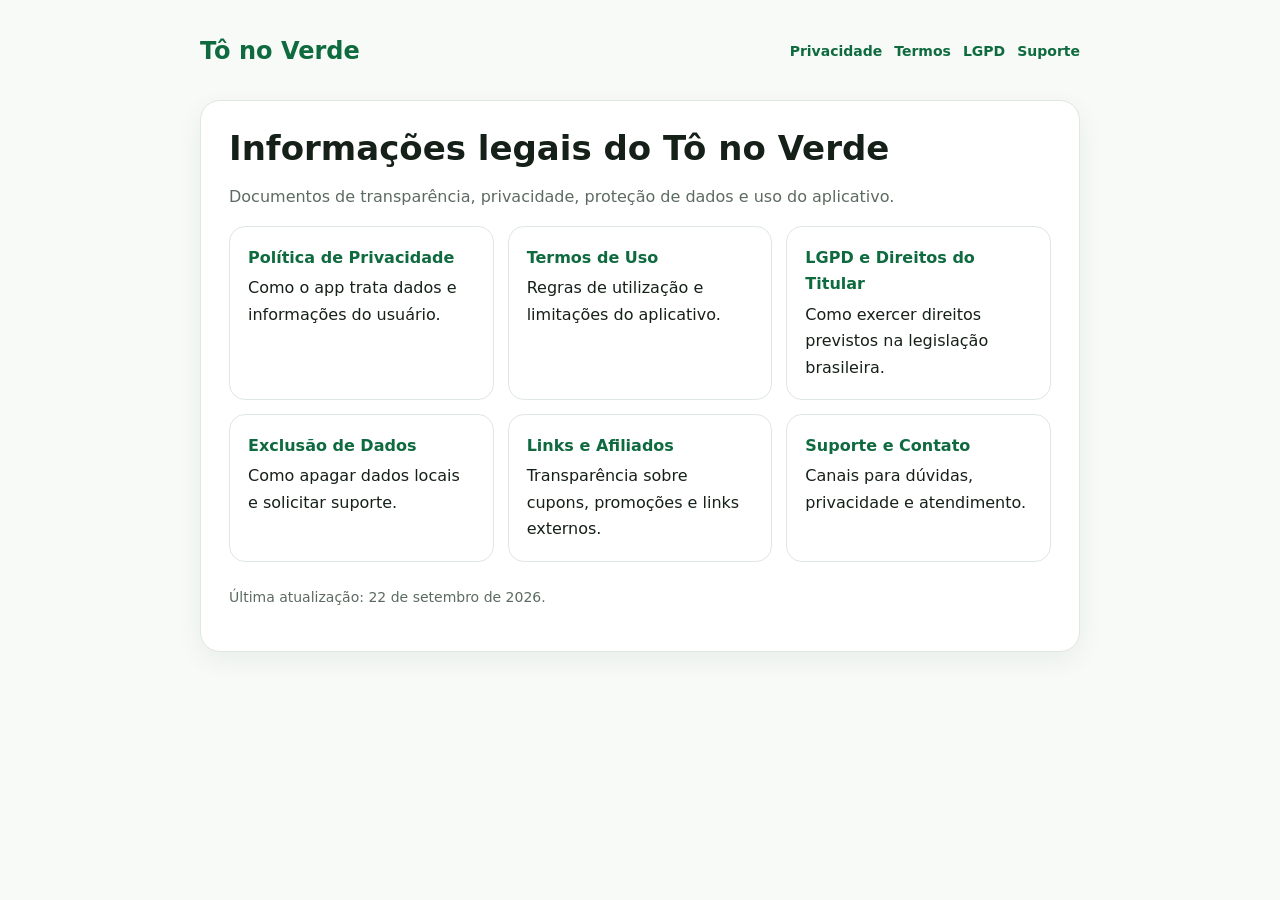
<file: index.html>
<!doctype html><html lang="pt-BR"><head><meta charset="utf-8"><meta name="viewport" content="width=device-width,initial-scale=1"><title>Tô no Verde — Informações legais</title><link rel="stylesheet" href="style.css"></head><body><div class="wrap"><div class="top"><a class="brand" href="./">Tô no Verde</a><div class="nav"><a href="privacidade.html">Privacidade</a><a href="termos.html">Termos</a><a href="lgpd.html">LGPD</a><a href="suporte.html">Suporte</a></div></div><main class="card"><h1>Informações legais do Tô no Verde</h1><p class="muted">Documentos de transparência, privacidade, proteção de dados e uso do aplicativo.</p><div class="grid"><a class="linkcard" href="privacidade.html"><strong>Política de Privacidade</strong>Como o app trata dados e informações do usuário.</a><a class="linkcard" href="termos.html"><strong>Termos de Uso</strong>Regras de utilização e limitações do aplicativo.</a><a class="linkcard" href="lgpd.html"><strong>LGPD e Direitos do Titular</strong>Como exercer direitos previstos na legislação brasileira.</a><a class="linkcard" href="exclusao-de-dados.html"><strong>Exclusão de Dados</strong>Como apagar dados locais e solicitar suporte.</a><a class="linkcard" href="afiliados.html"><strong>Links e Afiliados</strong>Transparência sobre cupons, promoções e links externos.</a><a class="linkcard" href="suporte.html"><strong>Suporte e Contato</strong>Canais para dúvidas, privacidade e atendimento.</a></div><p class="footer">Última atualização: 22 de setembro de 2026.</p></main></div></body></html>
</file>
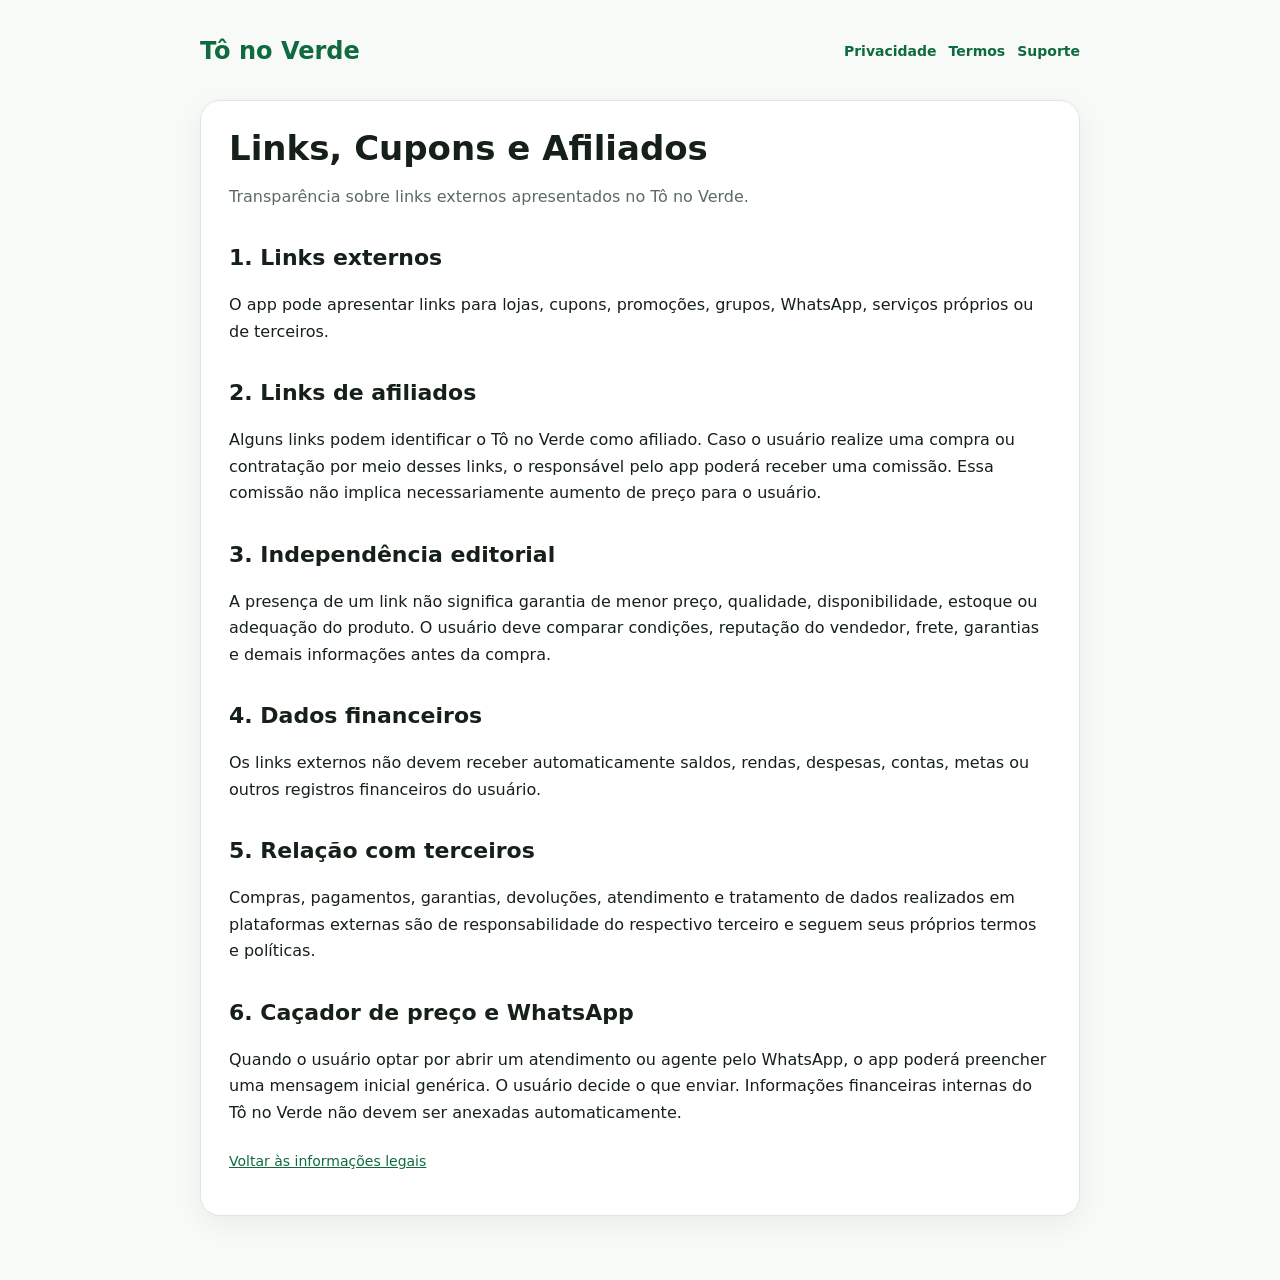
<file: afiliados.html>
<!doctype html><html lang="pt-BR"><head><meta charset="utf-8"><meta name="viewport" content="width=device-width,initial-scale=1"><title>Links e Afiliados — Tô no Verde</title><link rel="stylesheet" href="style.css"></head><body><div class="wrap"><div class="top"><a class="brand" href="./">Tô no Verde</a><div class="nav"><a href="privacidade.html">Privacidade</a><a href="termos.html">Termos</a><a href="suporte.html">Suporte</a></div></div><main class="card"><h1>Links, Cupons e Afiliados</h1><p class="muted">Transparência sobre links externos apresentados no Tô no Verde.</p><h2>1. Links externos</h2><p>O app pode apresentar links para lojas, cupons, promoções, grupos, WhatsApp, serviços próprios ou de terceiros.</p><h2>2. Links de afiliados</h2><p>Alguns links podem identificar o Tô no Verde como afiliado. Caso o usuário realize uma compra ou contratação por meio desses links, o responsável pelo app poderá receber uma comissão. Essa comissão não implica necessariamente aumento de preço para o usuário.</p><h2>3. Independência editorial</h2><p>A presença de um link não significa garantia de menor preço, qualidade, disponibilidade, estoque ou adequação do produto. O usuário deve comparar condições, reputação do vendedor, frete, garantias e demais informações antes da compra.</p><h2>4. Dados financeiros</h2><p>Os links externos não devem receber automaticamente saldos, rendas, despesas, contas, metas ou outros registros financeiros do usuário.</p><h2>5. Relação com terceiros</h2><p>Compras, pagamentos, garantias, devoluções, atendimento e tratamento de dados realizados em plataformas externas são de responsabilidade do respectivo terceiro e seguem seus próprios termos e políticas.</p><h2>6. Caçador de preço e WhatsApp</h2><p>Quando o usuário optar por abrir um atendimento ou agente pelo WhatsApp, o app poderá preencher uma mensagem inicial genérica. O usuário decide o que enviar. Informações financeiras internas do Tô no Verde não devem ser anexadas automaticamente.</p><p class="footer"><a href="./">Voltar às informações legais</a></p></main></div></body></html>
</file>
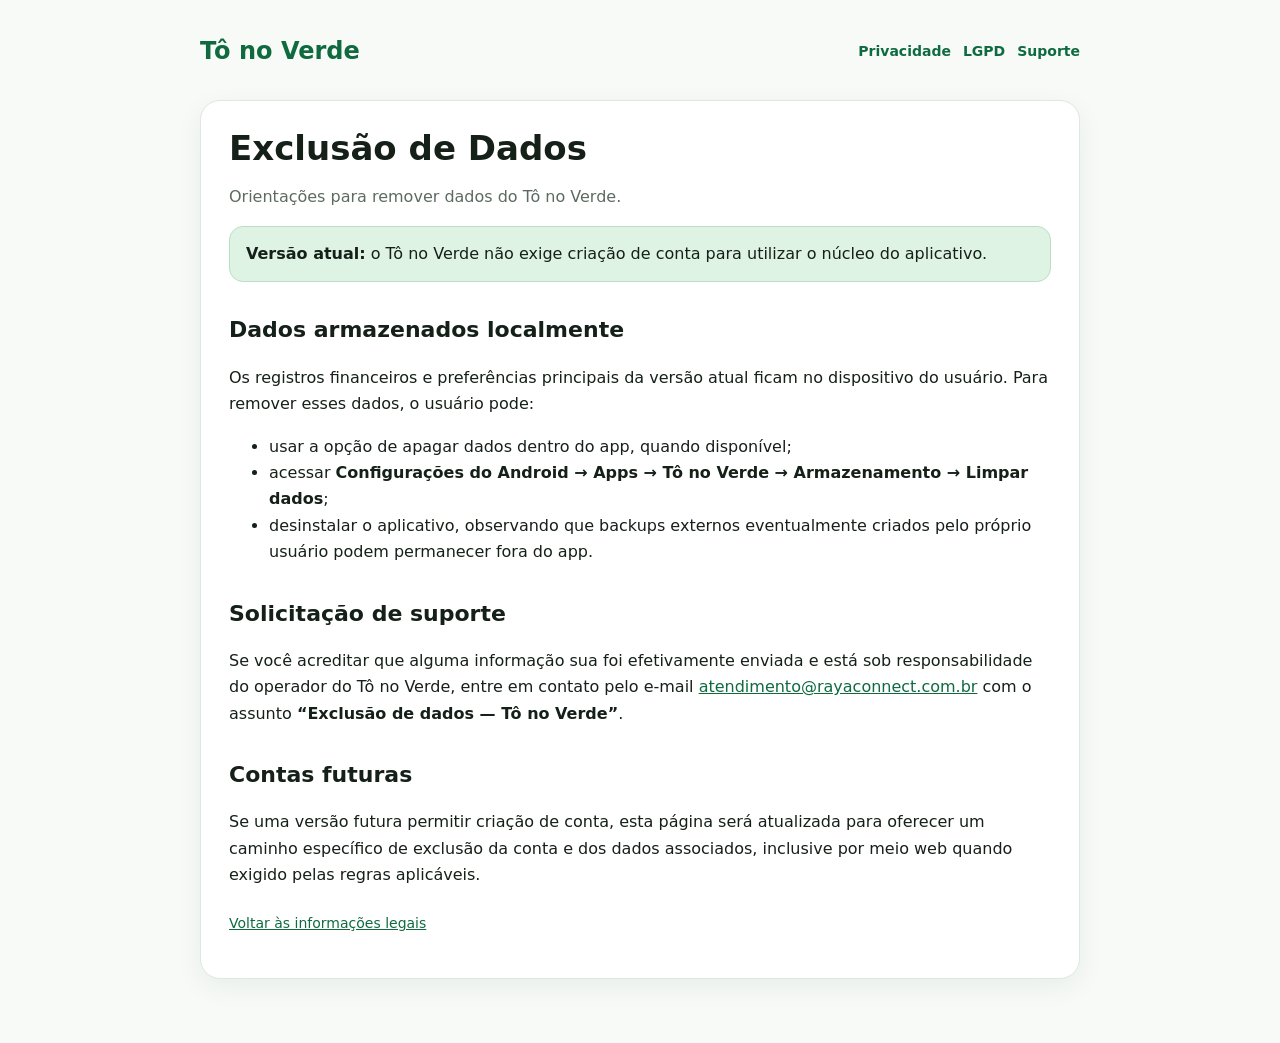
<file: exclusao-de-dados.html>
<!doctype html><html lang="pt-BR"><head><meta charset="utf-8"><meta name="viewport" content="width=device-width,initial-scale=1"><title>Exclusão de Dados — Tô no Verde</title><link rel="stylesheet" href="style.css"></head><body><div class="wrap"><div class="top"><a class="brand" href="./">Tô no Verde</a><div class="nav"><a href="privacidade.html">Privacidade</a><a href="lgpd.html">LGPD</a><a href="suporte.html">Suporte</a></div></div><main class="card"><h1>Exclusão de Dados</h1><p class="muted">Orientações para remover dados do Tô no Verde.</p><div class="ok"><strong>Versão atual:</strong> o Tô no Verde não exige criação de conta para utilizar o núcleo do aplicativo.</div><h2>Dados armazenados localmente</h2><p>Os registros financeiros e preferências principais da versão atual ficam no dispositivo do usuário. Para remover esses dados, o usuário pode:</p><ul><li>usar a opção de apagar dados dentro do app, quando disponível;</li><li>acessar <strong>Configurações do Android → Apps → Tô no Verde → Armazenamento → Limpar dados</strong>;</li><li>desinstalar o aplicativo, observando que backups externos eventualmente criados pelo próprio usuário podem permanecer fora do app.</li></ul><h2>Solicitação de suporte</h2><p>Se você acreditar que alguma informação sua foi efetivamente enviada e está sob responsabilidade do operador do Tô no Verde, entre em contato pelo e-mail <a href="mailto:atendimento@rayaconnect.com.br">atendimento@rayaconnect.com.br</a> com o assunto <strong>“Exclusão de dados — Tô no Verde”</strong>.</p><h2>Contas futuras</h2><p>Se uma versão futura permitir criação de conta, esta página será atualizada para oferecer um caminho específico de exclusão da conta e dos dados associados, inclusive por meio web quando exigido pelas regras aplicáveis.</p><p class="footer"><a href="./">Voltar às informações legais</a></p></main></div></body></html>
</file>
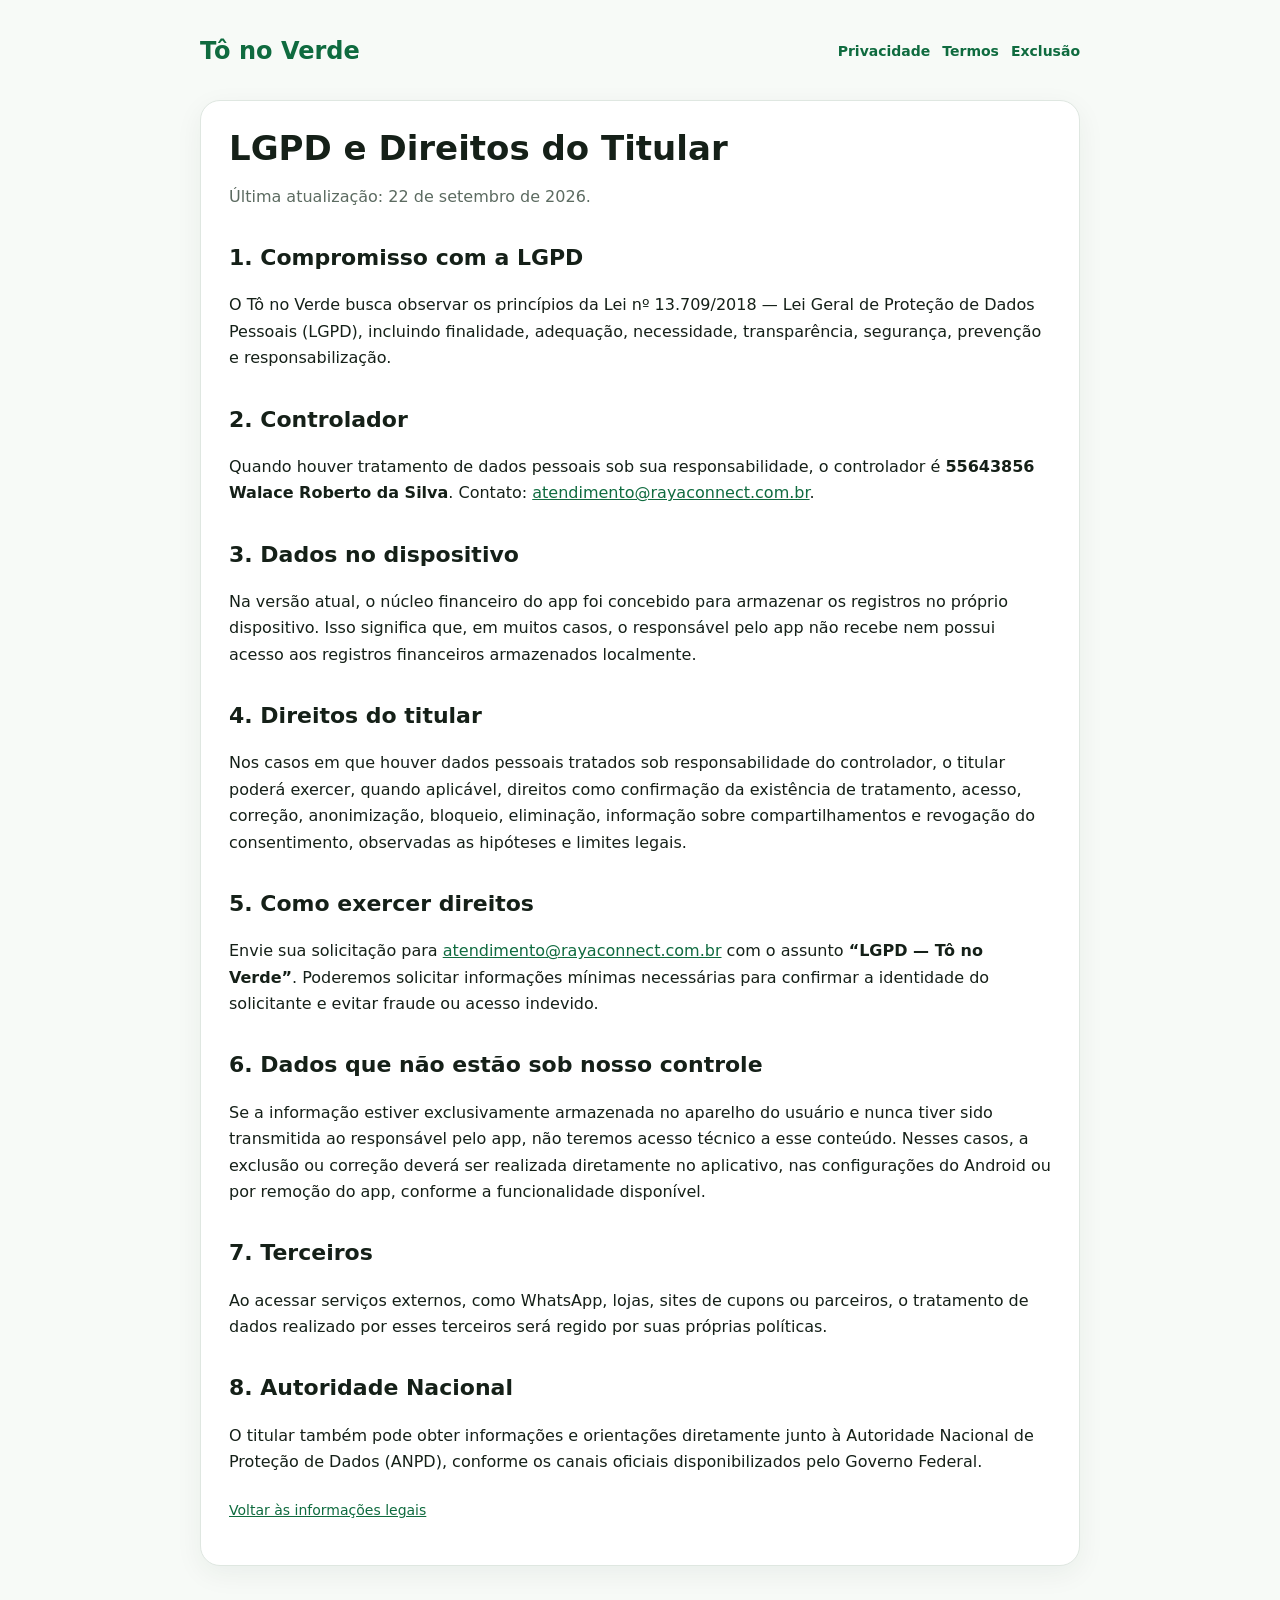
<file: lgpd.html>
<!doctype html><html lang="pt-BR"><head><meta charset="utf-8"><meta name="viewport" content="width=device-width,initial-scale=1"><title>LGPD e Direitos do Titular — Tô no Verde</title><link rel="stylesheet" href="style.css"></head><body><div class="wrap"><div class="top"><a class="brand" href="./">Tô no Verde</a><div class="nav"><a href="privacidade.html">Privacidade</a><a href="termos.html">Termos</a><a href="exclusao-de-dados.html">Exclusão</a></div></div><main class="card"><h1>LGPD e Direitos do Titular</h1><p class="muted">Última atualização: 22 de setembro de 2026.</p><h2>1. Compromisso com a LGPD</h2><p>O Tô no Verde busca observar os princípios da Lei nº 13.709/2018 — Lei Geral de Proteção de Dados Pessoais (LGPD), incluindo finalidade, adequação, necessidade, transparência, segurança, prevenção e responsabilização.</p><h2>2. Controlador</h2><p>Quando houver tratamento de dados pessoais sob sua responsabilidade, o controlador é <strong>55643856 Walace Roberto da Silva</strong>. Contato: <a href="mailto:atendimento@rayaconnect.com.br">atendimento@rayaconnect.com.br</a>.</p><h2>3. Dados no dispositivo</h2><p>Na versão atual, o núcleo financeiro do app foi concebido para armazenar os registros no próprio dispositivo. Isso significa que, em muitos casos, o responsável pelo app não recebe nem possui acesso aos registros financeiros armazenados localmente.</p><h2>4. Direitos do titular</h2><p>Nos casos em que houver dados pessoais tratados sob responsabilidade do controlador, o titular poderá exercer, quando aplicável, direitos como confirmação da existência de tratamento, acesso, correção, anonimização, bloqueio, eliminação, informação sobre compartilhamentos e revogação do consentimento, observadas as hipóteses e limites legais.</p><h2>5. Como exercer direitos</h2><p>Envie sua solicitação para <a href="mailto:atendimento@rayaconnect.com.br">atendimento@rayaconnect.com.br</a> com o assunto <strong>“LGPD — Tô no Verde”</strong>. Poderemos solicitar informações mínimas necessárias para confirmar a identidade do solicitante e evitar fraude ou acesso indevido.</p><h2>6. Dados que não estão sob nosso controle</h2><p>Se a informação estiver exclusivamente armazenada no aparelho do usuário e nunca tiver sido transmitida ao responsável pelo app, não teremos acesso técnico a esse conteúdo. Nesses casos, a exclusão ou correção deverá ser realizada diretamente no aplicativo, nas configurações do Android ou por remoção do app, conforme a funcionalidade disponível.</p><h2>7. Terceiros</h2><p>Ao acessar serviços externos, como WhatsApp, lojas, sites de cupons ou parceiros, o tratamento de dados realizado por esses terceiros será regido por suas próprias políticas.</p><h2>8. Autoridade Nacional</h2><p>O titular também pode obter informações e orientações diretamente junto à Autoridade Nacional de Proteção de Dados (ANPD), conforme os canais oficiais disponibilizados pelo Governo Federal.</p><p class="footer"><a href="./">Voltar às informações legais</a></p></main></div></body></html>
</file>
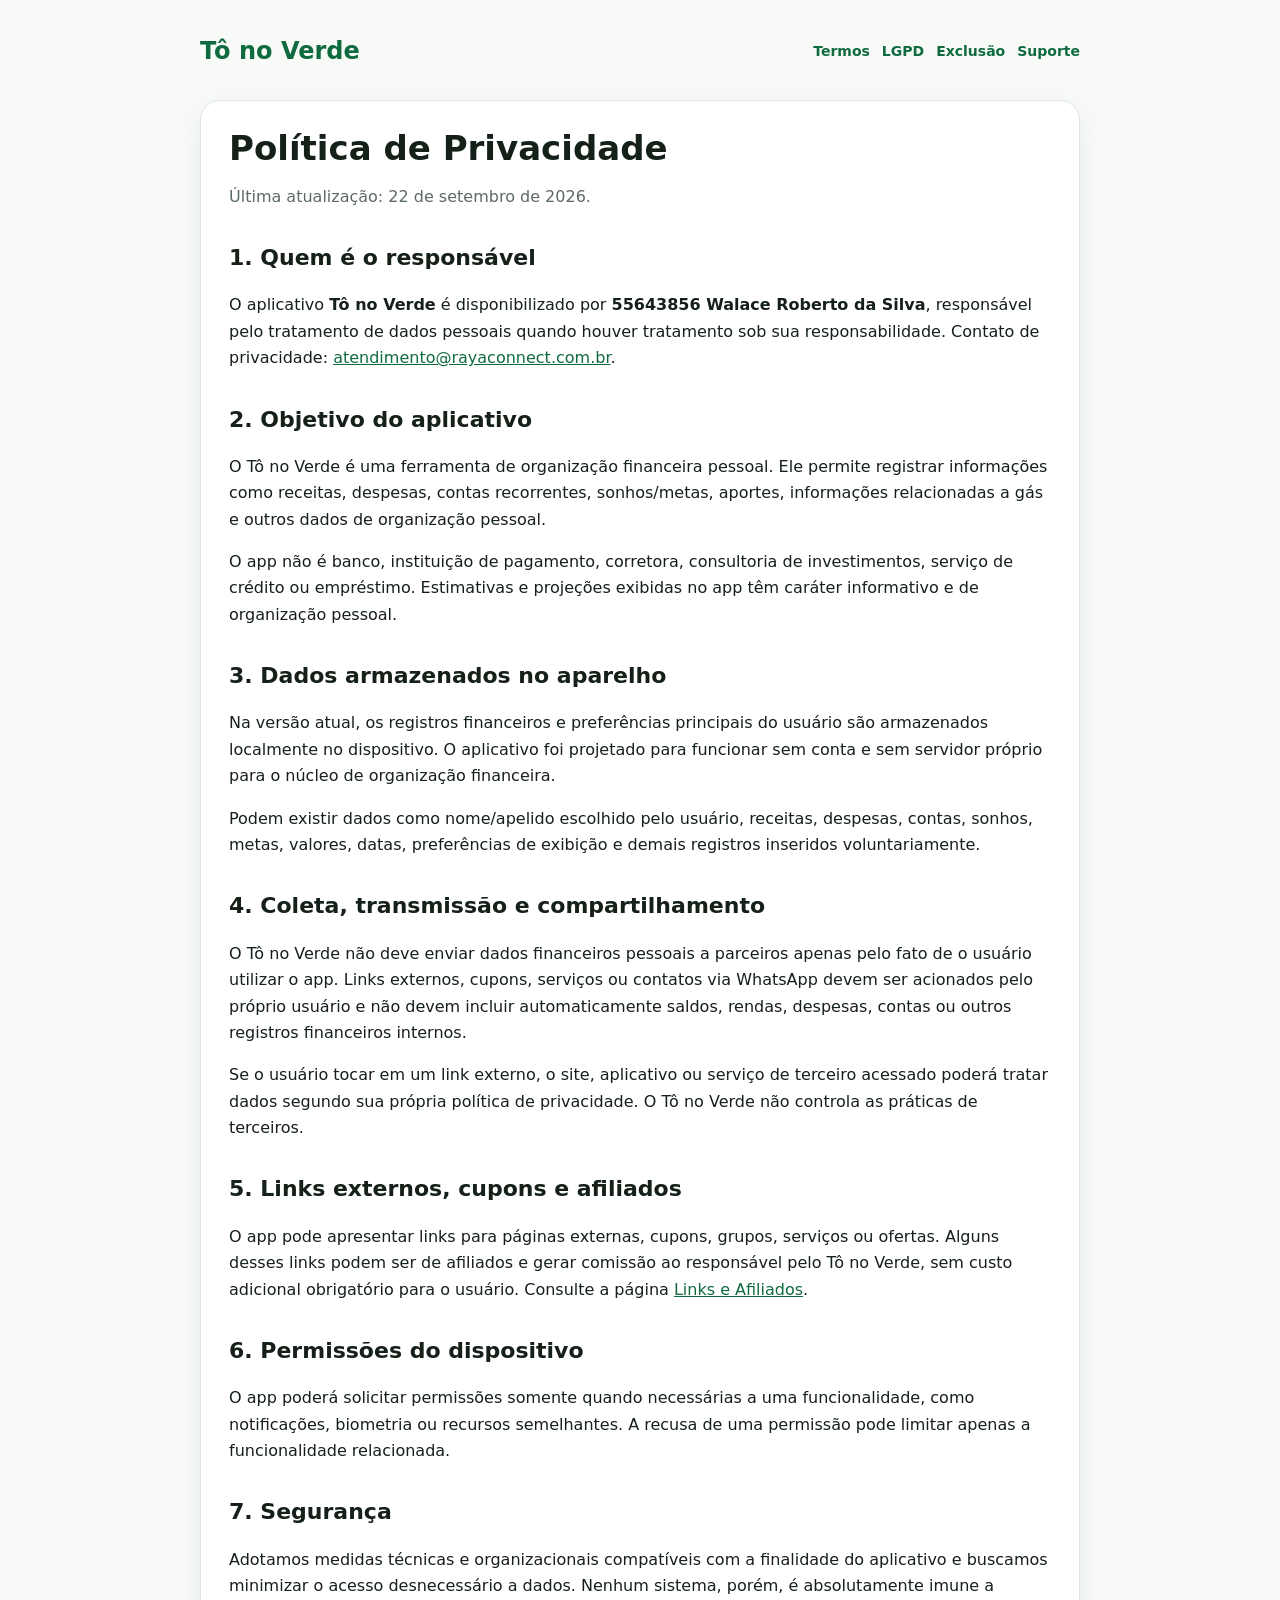
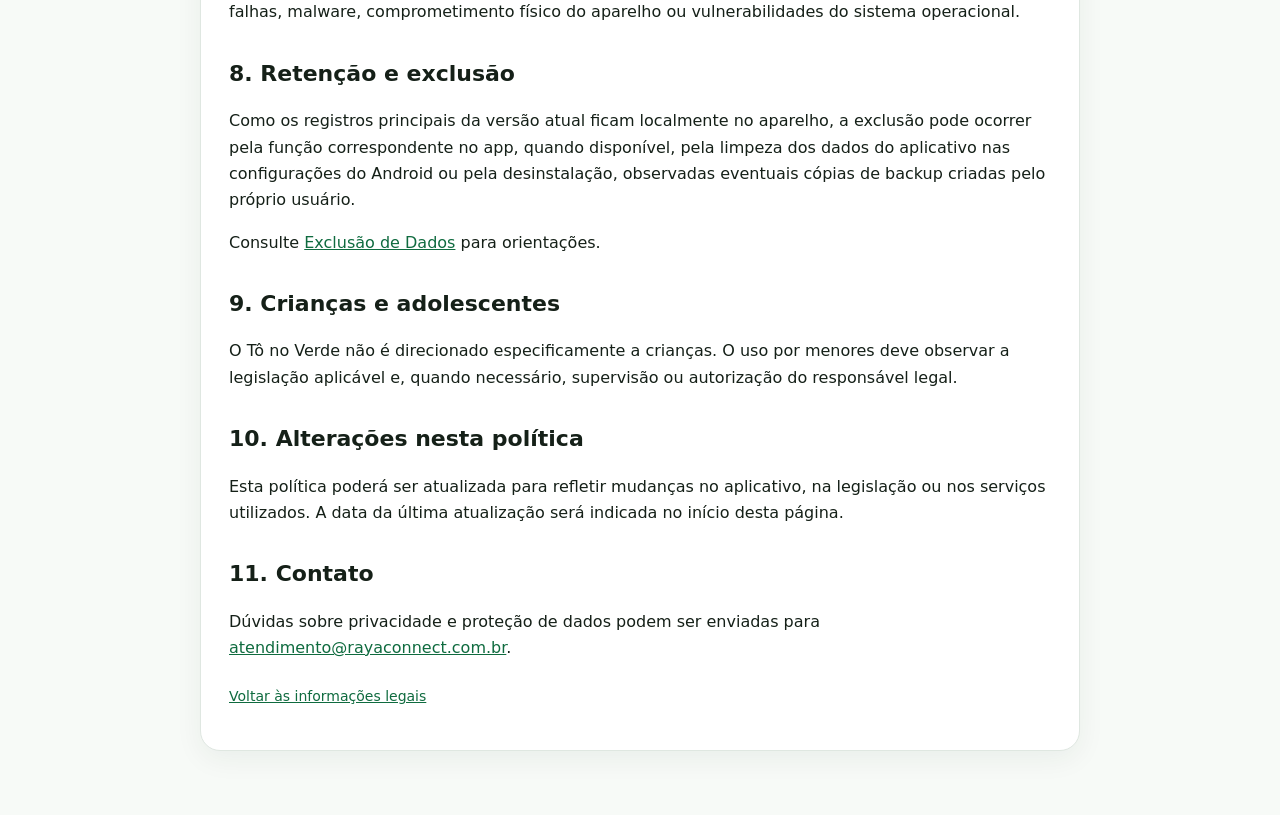
<file: privacidade.html>
<!doctype html><html lang="pt-BR"><head><meta charset="utf-8"><meta name="viewport" content="width=device-width,initial-scale=1"><title>Política de Privacidade — Tô no Verde</title><link rel="stylesheet" href="style.css"></head><body><div class="wrap"><div class="top"><a class="brand" href="./">Tô no Verde</a><div class="nav"><a href="termos.html">Termos</a><a href="lgpd.html">LGPD</a><a href="exclusao-de-dados.html">Exclusão</a><a href="suporte.html">Suporte</a></div></div><main class="card"><h1>Política de Privacidade</h1><p class="muted">Última atualização: 22 de setembro de 2026.</p><h2>1. Quem é o responsável</h2><p>O aplicativo <strong>Tô no Verde</strong> é disponibilizado por <strong>55643856 Walace Roberto da Silva</strong>, responsável pelo tratamento de dados pessoais quando houver tratamento sob sua responsabilidade. Contato de privacidade: <a href="mailto:atendimento@rayaconnect.com.br">atendimento@rayaconnect.com.br</a>.</p><h2>2. Objetivo do aplicativo</h2><p>O Tô no Verde é uma ferramenta de organização financeira pessoal. Ele permite registrar informações como receitas, despesas, contas recorrentes, sonhos/metas, aportes, informações relacionadas a gás e outros dados de organização pessoal.</p><p>O app não é banco, instituição de pagamento, corretora, consultoria de investimentos, serviço de crédito ou empréstimo. Estimativas e projeções exibidas no app têm caráter informativo e de organização pessoal.</p><h2>3. Dados armazenados no aparelho</h2><p>Na versão atual, os registros financeiros e preferências principais do usuário são armazenados localmente no dispositivo. O aplicativo foi projetado para funcionar sem conta e sem servidor próprio para o núcleo de organização financeira.</p><p>Podem existir dados como nome/apelido escolhido pelo usuário, receitas, despesas, contas, sonhos, metas, valores, datas, preferências de exibição e demais registros inseridos voluntariamente.</p><h2>4. Coleta, transmissão e compartilhamento</h2><p>O Tô no Verde não deve enviar dados financeiros pessoais a parceiros apenas pelo fato de o usuário utilizar o app. Links externos, cupons, serviços ou contatos via WhatsApp devem ser acionados pelo próprio usuário e não devem incluir automaticamente saldos, rendas, despesas, contas ou outros registros financeiros internos.</p><p>Se o usuário tocar em um link externo, o site, aplicativo ou serviço de terceiro acessado poderá tratar dados segundo sua própria política de privacidade. O Tô no Verde não controla as práticas de terceiros.</p><h2>5. Links externos, cupons e afiliados</h2><p>O app pode apresentar links para páginas externas, cupons, grupos, serviços ou ofertas. Alguns desses links podem ser de afiliados e gerar comissão ao responsável pelo Tô no Verde, sem custo adicional obrigatório para o usuário. Consulte a página <a href="afiliados.html">Links e Afiliados</a>.</p><h2>6. Permissões do dispositivo</h2><p>O app poderá solicitar permissões somente quando necessárias a uma funcionalidade, como notificações, biometria ou recursos semelhantes. A recusa de uma permissão pode limitar apenas a funcionalidade relacionada.</p><h2>7. Segurança</h2><p>Adotamos medidas técnicas e organizacionais compatíveis com a finalidade do aplicativo e buscamos minimizar o acesso desnecessário a dados. Nenhum sistema, porém, é absolutamente imune a falhas, malware, comprometimento físico do aparelho ou vulnerabilidades do sistema operacional.</p><h2>8. Retenção e exclusão</h2><p>Como os registros principais da versão atual ficam localmente no aparelho, a exclusão pode ocorrer pela função correspondente no app, quando disponível, pela limpeza dos dados do aplicativo nas configurações do Android ou pela desinstalação, observadas eventuais cópias de backup criadas pelo próprio usuário.</p><p>Consulte <a href="exclusao-de-dados.html">Exclusão de Dados</a> para orientações.</p><h2>9. Crianças e adolescentes</h2><p>O Tô no Verde não é direcionado especificamente a crianças. O uso por menores deve observar a legislação aplicável e, quando necessário, supervisão ou autorização do responsável legal.</p><h2>10. Alterações nesta política</h2><p>Esta política poderá ser atualizada para refletir mudanças no aplicativo, na legislação ou nos serviços utilizados. A data da última atualização será indicada no início desta página.</p><h2>11. Contato</h2><p>Dúvidas sobre privacidade e proteção de dados podem ser enviadas para <a href="mailto:atendimento@rayaconnect.com.br">atendimento@rayaconnect.com.br</a>.</p><p class="footer"><a href="./">Voltar às informações legais</a></p></main></div></body></html>
</file>
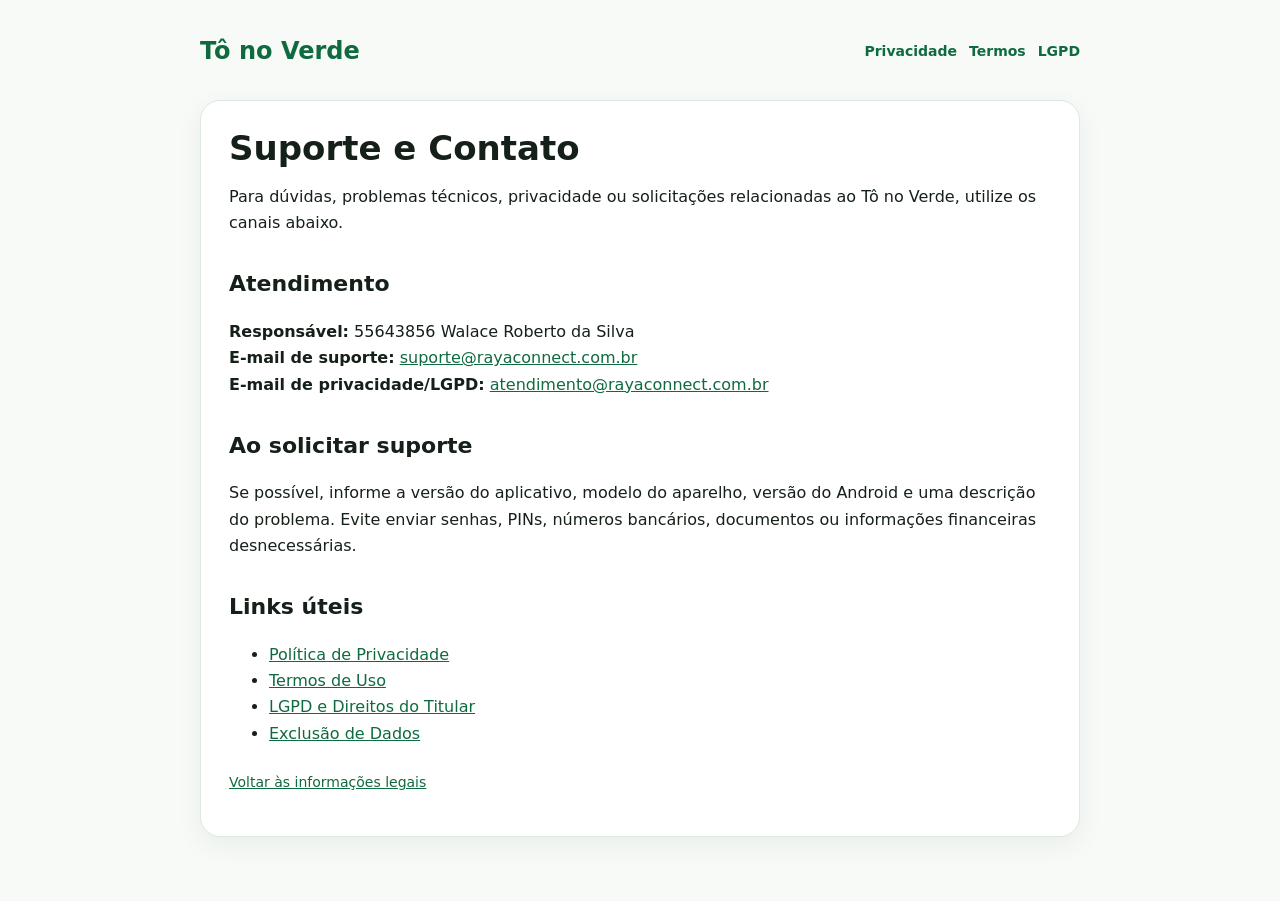
<file: suporte.html>
<!doctype html><html lang="pt-BR"><head><meta charset="utf-8"><meta name="viewport" content="width=device-width,initial-scale=1"><title>Suporte — Tô no Verde</title><link rel="stylesheet" href="style.css"></head><body><div class="wrap"><div class="top"><a class="brand" href="./">Tô no Verde</a><div class="nav"><a href="privacidade.html">Privacidade</a><a href="termos.html">Termos</a><a href="lgpd.html">LGPD</a></div></div><main class="card"><h1>Suporte e Contato</h1><p>Para dúvidas, problemas técnicos, privacidade ou solicitações relacionadas ao Tô no Verde, utilize os canais abaixo.</p><h2>Atendimento</h2><p><strong>Responsável:</strong> 55643856 Walace Roberto da Silva<br><strong>E-mail de suporte:</strong> <a href="mailto:suporte@rayaconnect.com.br">suporte@rayaconnect.com.br</a><br><strong>E-mail de privacidade/LGPD:</strong> <a href="mailto:atendimento@rayaconnect.com.br">atendimento@rayaconnect.com.br</a></p><h2>Ao solicitar suporte</h2><p>Se possível, informe a versão do aplicativo, modelo do aparelho, versão do Android e uma descrição do problema. Evite enviar senhas, PINs, números bancários, documentos ou informações financeiras desnecessárias.</p><h2>Links úteis</h2><ul><li><a href="privacidade.html">Política de Privacidade</a></li><li><a href="termos.html">Termos de Uso</a></li><li><a href="lgpd.html">LGPD e Direitos do Titular</a></li><li><a href="exclusao-de-dados.html">Exclusão de Dados</a></li></ul><p class="footer"><a href="./">Voltar às informações legais</a></p></main></div></body></html>
</file>
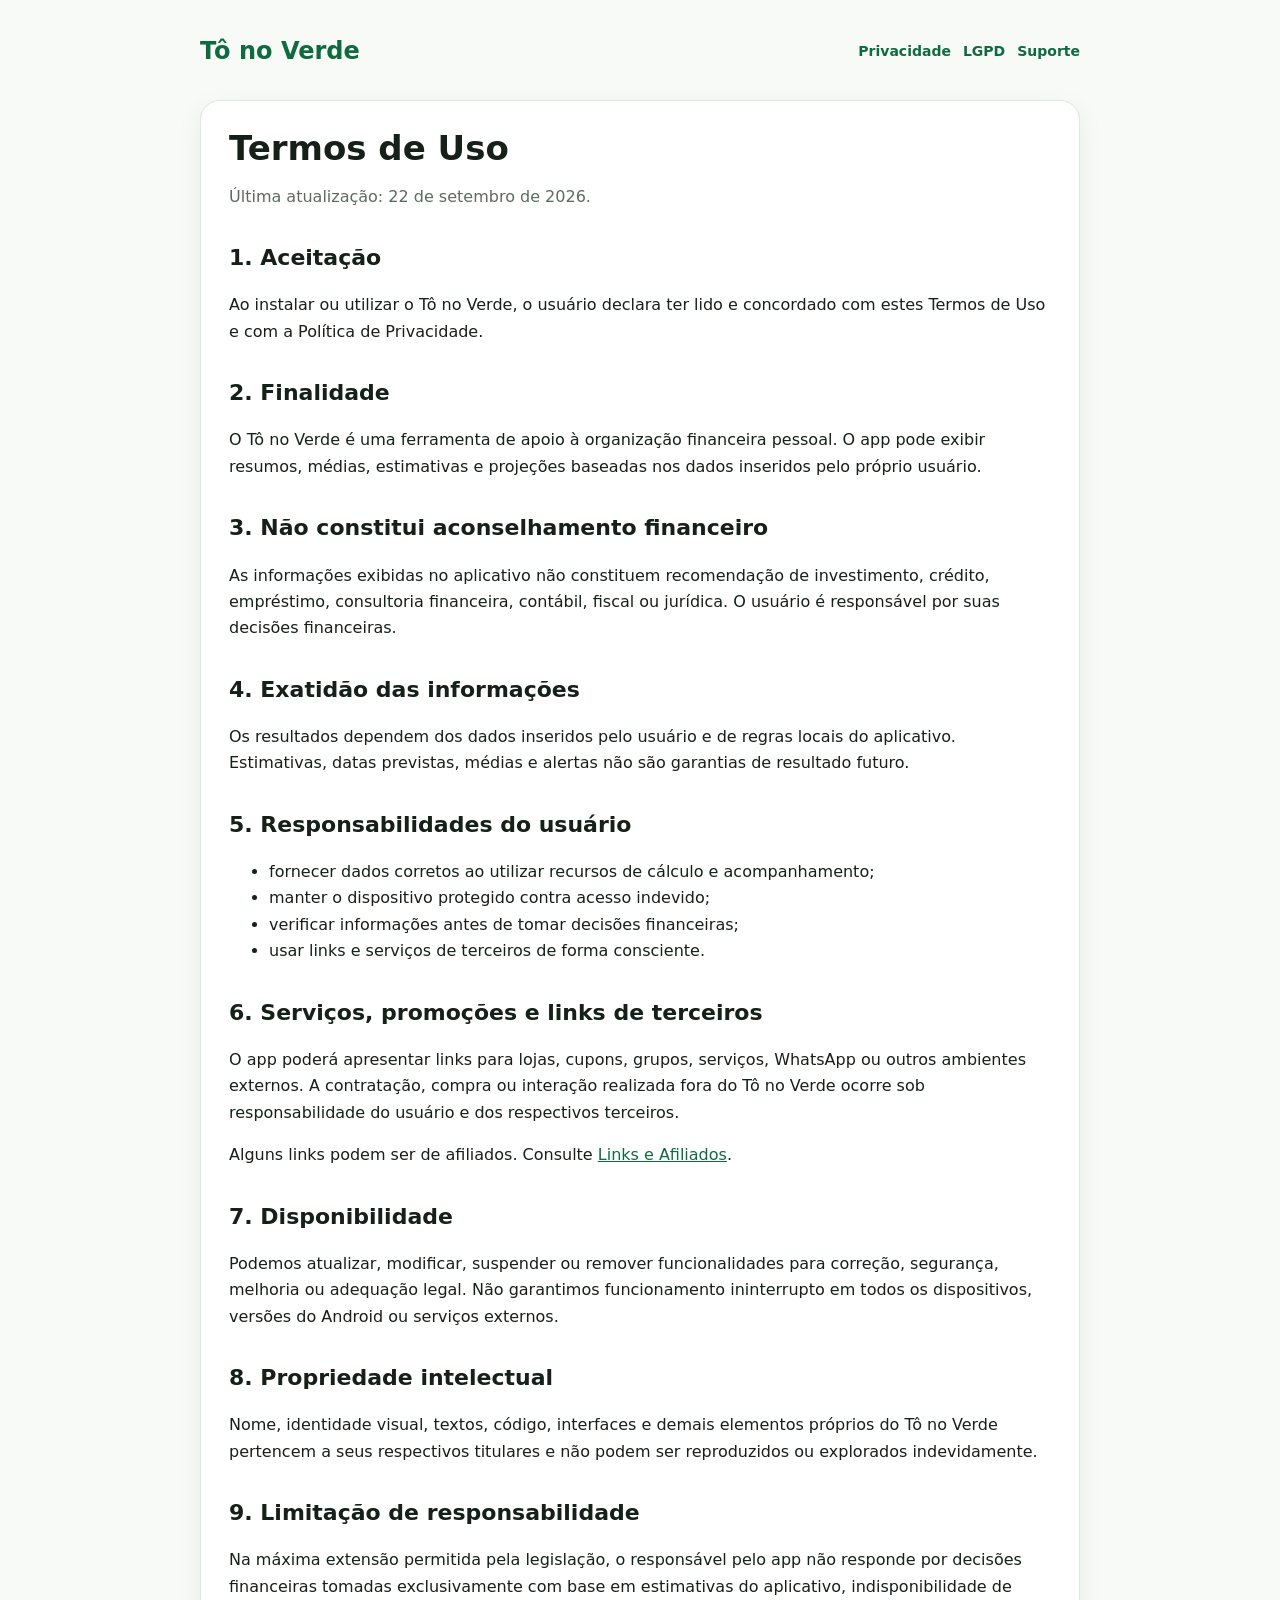
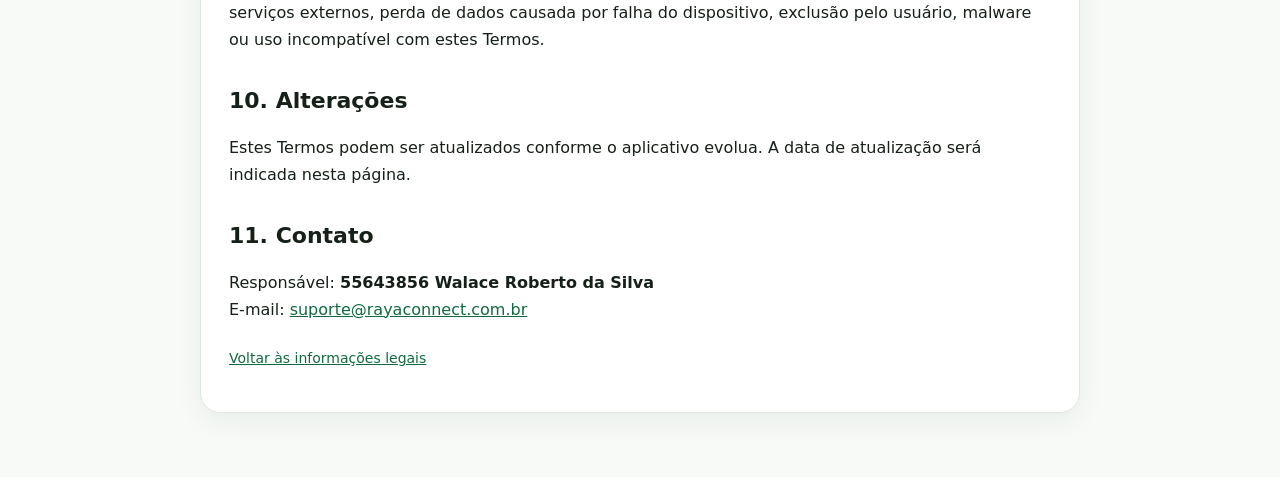
<file: termos.html>
<!doctype html><html lang="pt-BR"><head><meta charset="utf-8"><meta name="viewport" content="width=device-width,initial-scale=1"><title>Termos de Uso — Tô no Verde</title><link rel="stylesheet" href="style.css"></head><body><div class="wrap"><div class="top"><a class="brand" href="./">Tô no Verde</a><div class="nav"><a href="privacidade.html">Privacidade</a><a href="lgpd.html">LGPD</a><a href="suporte.html">Suporte</a></div></div><main class="card"><h1>Termos de Uso</h1><p class="muted">Última atualização: 22 de setembro de 2026.</p><h2>1. Aceitação</h2><p>Ao instalar ou utilizar o Tô no Verde, o usuário declara ter lido e concordado com estes Termos de Uso e com a Política de Privacidade.</p><h2>2. Finalidade</h2><p>O Tô no Verde é uma ferramenta de apoio à organização financeira pessoal. O app pode exibir resumos, médias, estimativas e projeções baseadas nos dados inseridos pelo próprio usuário.</p><h2>3. Não constitui aconselhamento financeiro</h2><p>As informações exibidas no aplicativo não constituem recomendação de investimento, crédito, empréstimo, consultoria financeira, contábil, fiscal ou jurídica. O usuário é responsável por suas decisões financeiras.</p><h2>4. Exatidão das informações</h2><p>Os resultados dependem dos dados inseridos pelo usuário e de regras locais do aplicativo. Estimativas, datas previstas, médias e alertas não são garantias de resultado futuro.</p><h2>5. Responsabilidades do usuário</h2><ul><li>fornecer dados corretos ao utilizar recursos de cálculo e acompanhamento;</li><li>manter o dispositivo protegido contra acesso indevido;</li><li>verificar informações antes de tomar decisões financeiras;</li><li>usar links e serviços de terceiros de forma consciente.</li></ul><h2>6. Serviços, promoções e links de terceiros</h2><p>O app poderá apresentar links para lojas, cupons, grupos, serviços, WhatsApp ou outros ambientes externos. A contratação, compra ou interação realizada fora do Tô no Verde ocorre sob responsabilidade do usuário e dos respectivos terceiros.</p><p>Alguns links podem ser de afiliados. Consulte <a href="afiliados.html">Links e Afiliados</a>.</p><h2>7. Disponibilidade</h2><p>Podemos atualizar, modificar, suspender ou remover funcionalidades para correção, segurança, melhoria ou adequação legal. Não garantimos funcionamento ininterrupto em todos os dispositivos, versões do Android ou serviços externos.</p><h2>8. Propriedade intelectual</h2><p>Nome, identidade visual, textos, código, interfaces e demais elementos próprios do Tô no Verde pertencem a seus respectivos titulares e não podem ser reproduzidos ou explorados indevidamente.</p><h2>9. Limitação de responsabilidade</h2><p>Na máxima extensão permitida pela legislação, o responsável pelo app não responde por decisões financeiras tomadas exclusivamente com base em estimativas do aplicativo, indisponibilidade de serviços externos, perda de dados causada por falha do dispositivo, exclusão pelo usuário, malware ou uso incompatível com estes Termos.</p><h2>10. Alterações</h2><p>Estes Termos podem ser atualizados conforme o aplicativo evolua. A data de atualização será indicada nesta página.</p><h2>11. Contato</h2><p>Responsável: <strong>55643856 Walace Roberto da Silva</strong><br>E-mail: <a href="mailto:suporte@rayaconnect.com.br">suporte@rayaconnect.com.br</a></p><p class="footer"><a href="./">Voltar às informações legais</a></p></main></div></body></html>
</file>
<file: style.css>
:root{--bg:#f7faf7;--card:#fff;--text:#152018;--muted:#5c6b61;--green:#0f6b3f;--green2:#dff3e5;--border:#dfe7e1;--warn:#fff7dc}*{box-sizing:border-box}body{margin:0;font-family:Inter,system-ui,-apple-system,BlinkMacSystemFont,"Segoe UI",Roboto,Arial,sans-serif;background:var(--bg);color:var(--text);line-height:1.65}.wrap{max-width:920px;margin:0 auto;padding:32px 20px 64px}.top{display:flex;justify-content:space-between;gap:20px;align-items:center;margin-bottom:28px}.brand{font-weight:800;font-size:24px;color:var(--green);text-decoration:none}.nav{display:flex;flex-wrap:wrap;gap:12px}.nav a{color:var(--green);text-decoration:none;font-weight:600;font-size:14px}.card{background:var(--card);border:1px solid var(--border);border-radius:20px;padding:28px;box-shadow:0 8px 28px rgba(23,53,34,.06)}h1{font-size:34px;line-height:1.15;margin:0 0 10px}h2{font-size:22px;margin:30px 0 8px}h3{font-size:18px;margin:22px 0 6px}p,li{font-size:16px}.muted{color:var(--muted)}.notice{background:var(--warn);border:1px solid #ead99e;padding:14px 16px;border-radius:14px}.ok{background:var(--green2);border:1px solid #b8dfc4;padding:14px 16px;border-radius:14px}a{color:var(--green)}code{background:#eef2ef;padding:2px 6px;border-radius:6px}.footer{margin-top:24px;color:var(--muted);font-size:14px}.grid{display:grid;grid-template-columns:repeat(auto-fit,minmax(220px,1fr));gap:14px}.linkcard{display:block;background:#fff;border:1px solid var(--border);border-radius:16px;padding:18px;text-decoration:none;color:var(--text)}.linkcard strong{display:block;color:var(--green);margin-bottom:4px}@media(max-width:640px){.top{align-items:flex-start;flex-direction:column}.card{padding:20px}h1{font-size:29px}}
</file>
